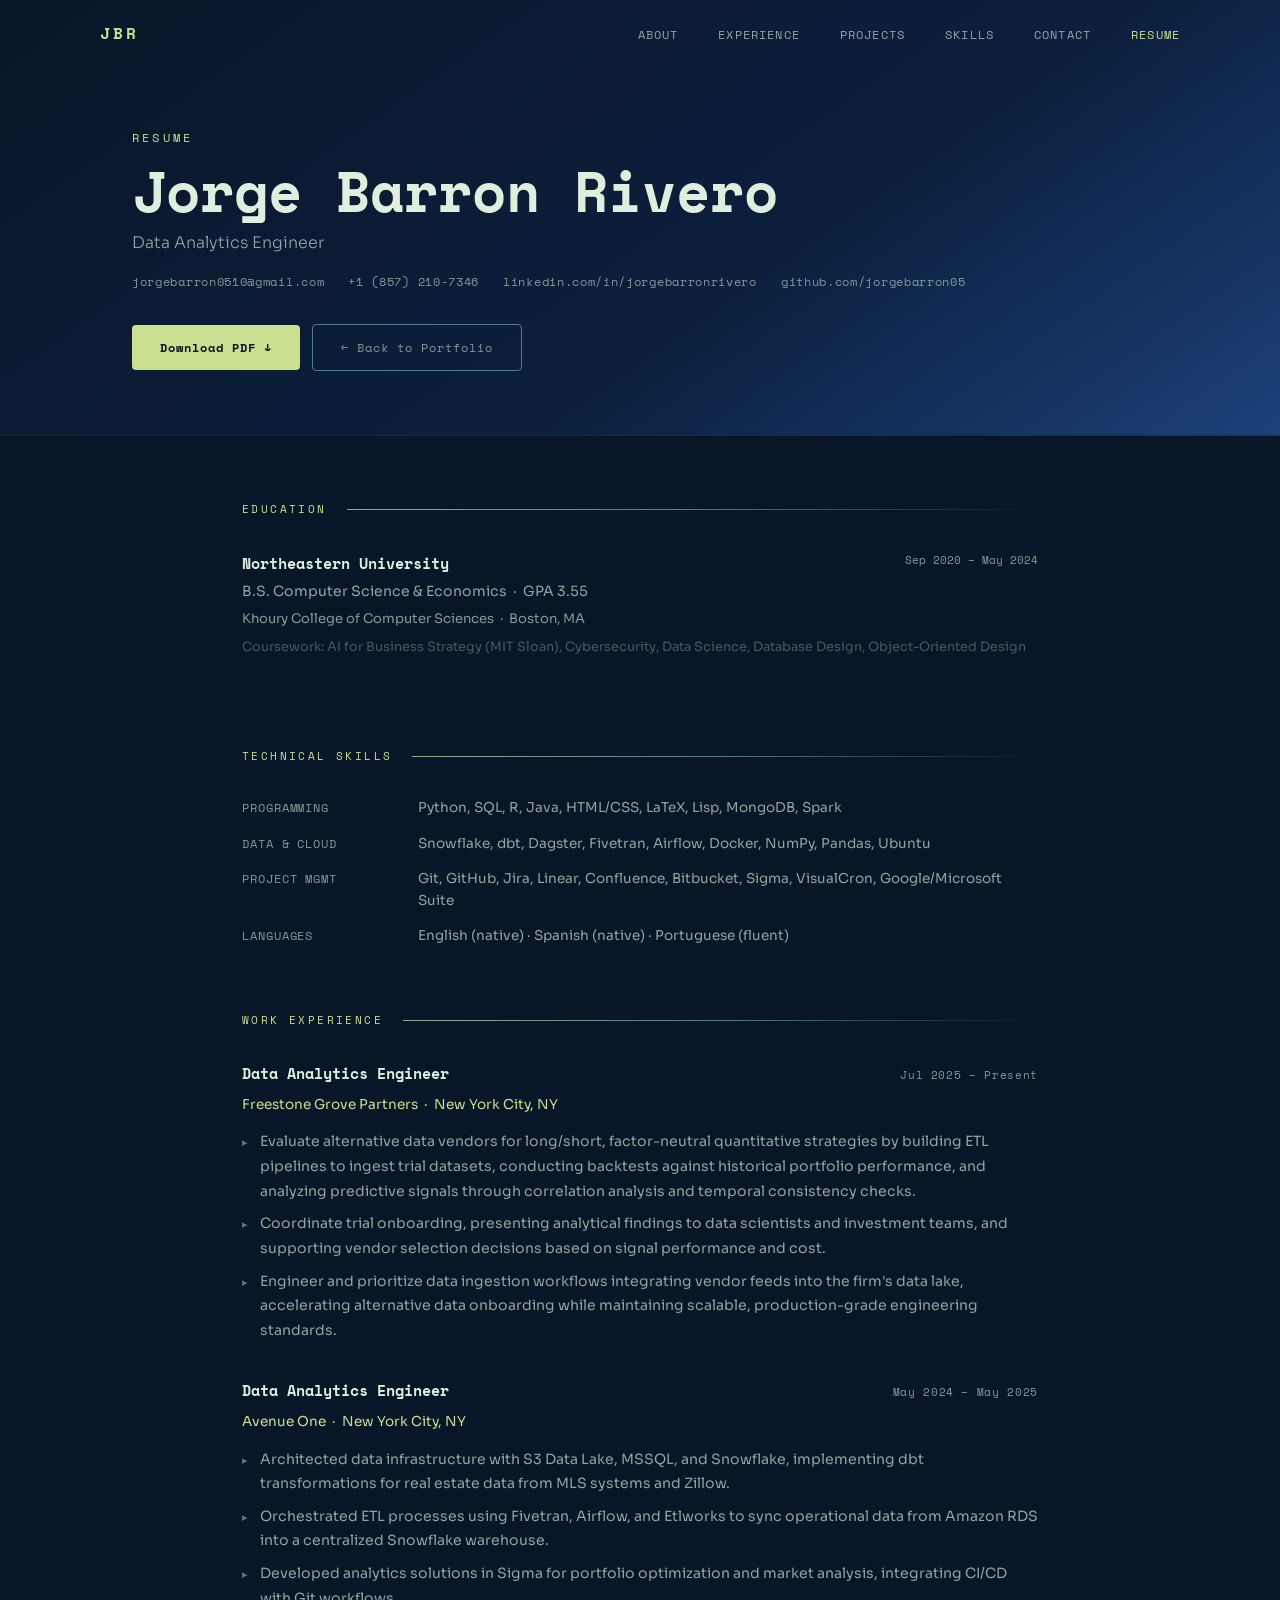
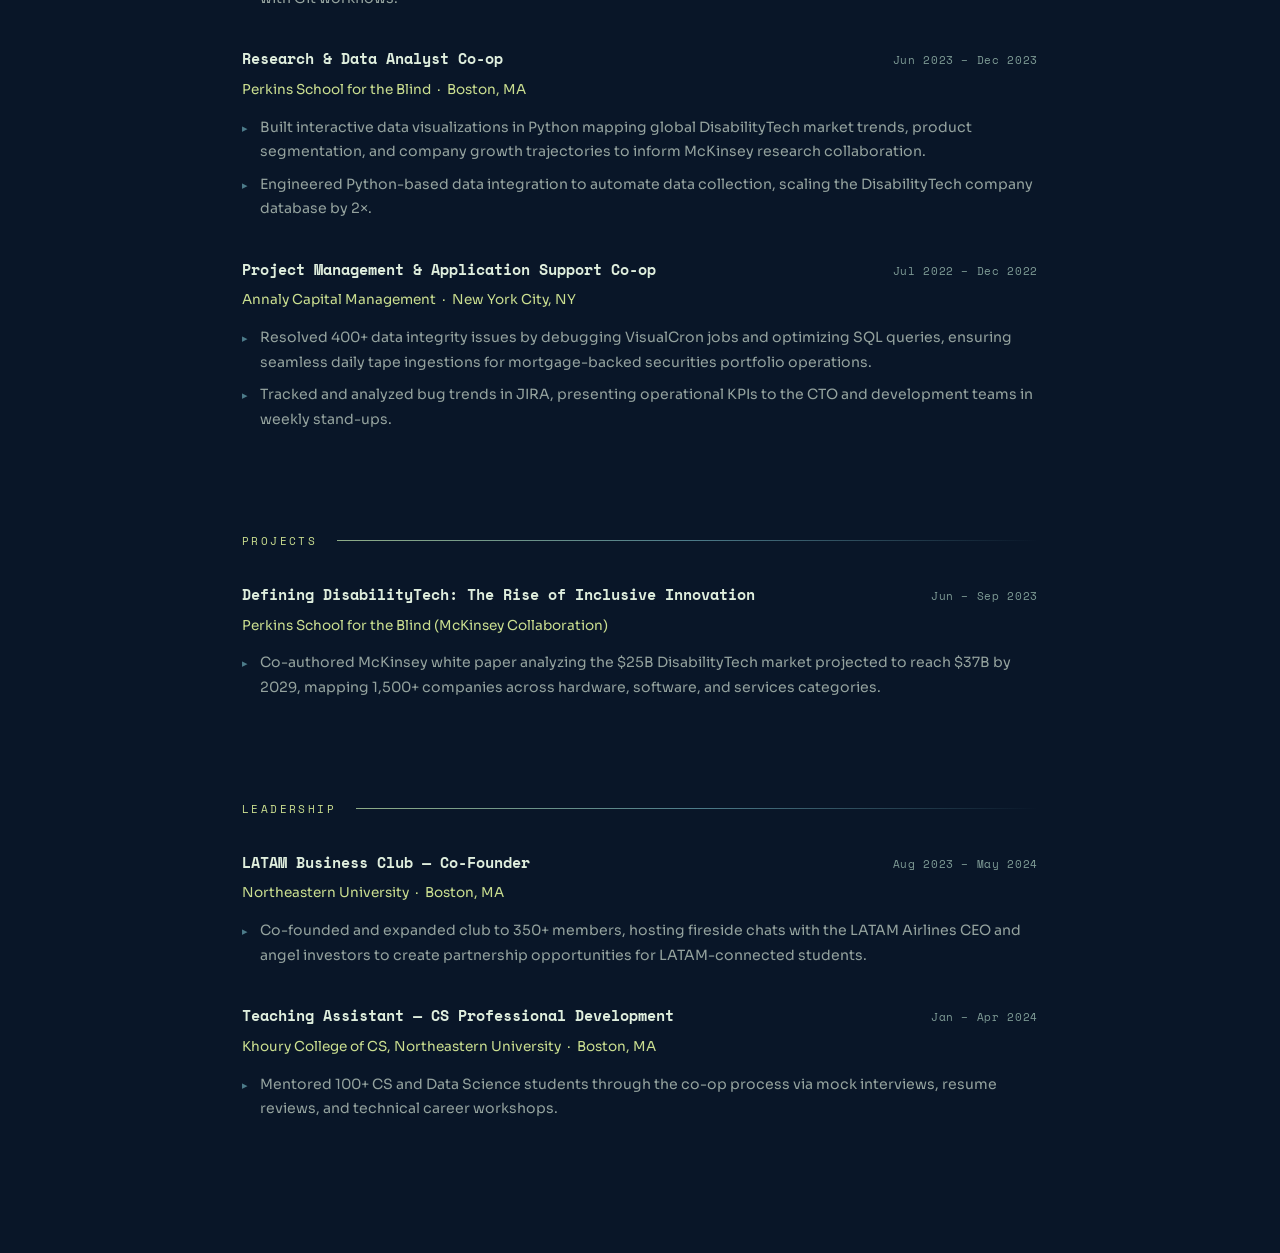
<file: resume/index.html>
<!DOCTYPE html>
<html lang="en">
<head>
  <meta charset="UTF-8">
  <meta name="viewport" content="width=device-width, initial-scale=1.0">
  <title>Resume — Jorge Barron Rivero</title>
  <link rel="preconnect" href="https://fonts.googleapis.com">
  <link rel="preconnect" href="https://fonts.gstatic.com" crossorigin>
  <link href="https://fonts.googleapis.com/css2?family=Space+Mono:wght@400;700&family=Sora:wght@300;400;500;600&display=swap" rel="stylesheet">
  <link rel="stylesheet" href="../css/base.css">
  <link rel="stylesheet" href="../css/sections.css">
  <style>
    /* ─── RESUME PAGE ─────────────────────────── */
    .resume-hero {
      padding: 8rem 0 4rem;
      background: linear-gradient(145deg, var(--navy-deeper) 0%, var(--navy-dark) 60%, var(--navy) 100%);
      border-bottom: 1px solid rgba(203,223,144,0.08);
    }

    .resume-hero-inner {
      max-width: 1080px; margin: 0 auto; padding: 0 2rem;
      display: flex; justify-content: space-between; align-items: flex-end;
      flex-wrap: wrap; gap: 2rem;
    }

    .resume-hero-label {
      font-family: var(--font-mono);
      font-size: 0.72rem; color: var(--lime);
      letter-spacing: 0.28em; text-transform: uppercase;
      margin-bottom: 0.75rem;
    }

    .resume-hero-name {
      font-family: var(--font-mono);
      font-size: clamp(2rem, 5vw, 3.5rem);
      font-weight: 700; line-height: 1.1;
      color: var(--white); margin-bottom: 0.5rem;
    }

    .resume-hero-title {
      font-size: 1rem; color: var(--white-dim); font-weight: 300;
    }

    .resume-hero-contact {
      font-family: var(--font-mono);
      font-size: 0.72rem; color: var(--sage);
      letter-spacing: 0.06em; margin-top: 1rem;
      display: flex; flex-wrap: wrap; gap: 0.5rem 1.5rem;
    }

    .resume-hero-contact a { color: var(--sage); }
    .resume-hero-contact a:hover { color: var(--lime); }

    .resume-actions { display: flex; gap: 0.75rem; flex-wrap: wrap; align-items: center; }

    /* ─── RESUME BODY ─────────────────────────── */
    .resume-body { max-width: 860px; margin: 0 auto; padding: 0 2rem 6rem; }

    .resume-section { padding: 4rem 0 0; }

    .resume-section-header {
      display: flex; align-items: center; gap: 1.25rem;
      margin-bottom: 2rem;
    }

    .resume-section-label {
      font-family: var(--font-mono);
      font-size: 0.68rem; letter-spacing: 0.22em;
      text-transform: uppercase; color: var(--lime);
      white-space: nowrap;
    }

    .resume-section-line {
      height: 1px;
      background: linear-gradient(to right, var(--green), var(--teal), transparent);
      flex: 1;
    }

    /* Experience entries */
    .resume-entry { margin-bottom: 2.25rem; }

    .resume-entry-header {
      display: flex; justify-content: space-between; align-items: baseline;
      flex-wrap: wrap; gap: 0.5rem; margin-bottom: 0.35rem;
    }

    .resume-entry-role {
      font-family: var(--font-mono);
      font-size: 0.95rem; font-weight: 700;
      color: var(--white);
    }

    .resume-entry-date {
      font-family: var(--font-mono);
      font-size: 0.68rem; color: var(--sage);
      letter-spacing: 0.06em; white-space: nowrap;
    }

    .resume-entry-company {
      font-size: 0.85rem; color: var(--lime);
      margin-bottom: 0.85rem;
    }

    .resume-entry-bullets {
      list-style: none; padding: 0;
      display: flex; flex-direction: column; gap: 0.5rem;
    }

    .resume-entry-bullets li {
      font-size: 0.88rem; color: var(--white-dim);
      line-height: 1.75; padding-left: 1.1rem; position: relative;
    }

    .resume-entry-bullets li::before {
      content: '▸';
      position: absolute; left: 0;
      color: var(--teal); font-size: 0.7rem;
      top: 0.25rem;
    }

    /* Skills */
    .resume-skills-list {
      display: flex; flex-direction: column; gap: 0.85rem;
    }

    .resume-skill-row {
      display: grid; grid-template-columns: 160px 1fr; gap: 1rem;
      align-items: baseline;
    }

    .resume-skill-category {
      font-family: var(--font-mono);
      font-size: 0.72rem; color: var(--sage);
      letter-spacing: 0.08em; text-transform: uppercase;
      white-space: nowrap;
    }

    .resume-skill-items {
      font-size: 0.85rem; color: var(--white-dim); line-height: 1.6;
    }

    /* Education */
    .resume-edu-entry { margin-bottom: 1.5rem; }

    .resume-edu-header {
      display: flex; justify-content: space-between;
      flex-wrap: wrap; gap: 0.5rem;
    }

    .resume-edu-school {
      font-family: var(--font-mono);
      font-size: 0.95rem; font-weight: 700; color: var(--white);
    }

    .resume-edu-date {
      font-family: var(--font-mono);
      font-size: 0.68rem; color: var(--sage); white-space: nowrap;
    }

    .resume-edu-degree {
      font-size: 0.88rem; color: var(--white-dim); margin: 0.25rem 0;
    }

    .resume-edu-detail {
      font-size: 0.82rem; color: var(--sage); margin-top: 0.2rem;
    }

    /* Back link */
    .resume-back {
      display: inline-flex; align-items: center; gap: 0.4rem;
      font-family: var(--font-mono); font-size: 0.72rem;
      color: var(--white-faint); letter-spacing: 0.08em;
      padding: 0.5rem 0; margin-bottom: 2rem;
      transition: color var(--ease);
    }
    .resume-back:hover { color: var(--lime); }

    @media (max-width: 600px) {
      .resume-skill-row { grid-template-columns: 1fr; gap: 0.25rem; }
      .resume-skill-category { color: var(--lime); }
    }
  </style>
</head>
<body>

  <!-- ─── NAV ─────────────────────────────────── -->
  <nav id="navbar">
    <div class="nav-inner">
      <a href="../index.html" class="nav-logo" style="text-decoration:none">JBR</a>
      <ul class="nav-links">
        <li><a href="../index.html#about">About</a></li>
        <li><a href="../index.html#experience">Experience</a></li>
        <li><a href="../index.html#project">Projects</a></li>
        <li><a href="../index.html#skills">Skills</a></li>
        <li><a href="../index.html#contact">Contact</a></li>
        <li><a href="index.html" style="color:var(--lime)">Resume</a></li>
      </ul>
    </div>
  </nav>

  <!-- ─── RESUME HERO ──────────────────────────── -->
  <div class="resume-hero">
    <div class="resume-hero-inner">
      <div>
        <p class="resume-hero-label">Resume</p>
        <h1 class="resume-hero-name">Jorge Barron Rivero</h1>
        <p class="resume-hero-title">Data Analytics Engineer</p>
        <div class="resume-hero-contact">
          <a href="mailto:jorgebarron0510@gmail.com">jorgebarron0510@gmail.com</a>
          <span>+1 (857) 210-7346</span>
          <a href="https://linkedin.com/in/jorgebarronrivero" target="_blank">linkedin.com/in/jorgebarronrivero</a>
          <a href="https://github.com/jorgebarron05" target="_blank">github.com/jorgebarron05</a>
        </div>
      </div>
      <div class="resume-actions">
        <a href="jorge-barron-rivero.pdf" download class="btn btn-primary">Download PDF ↓</a>
        <a href="../index.html" class="btn btn-outline">← Back to Portfolio</a>
      </div>
    </div>
  </div>

  <!-- ─── RESUME BODY ──────────────────────────── -->
  <main class="resume-body">

    <!-- Education -->
    <section class="resume-section">
      <div class="resume-section-header">
        <span class="resume-section-label">Education</span>
        <div class="resume-section-line"></div>
      </div>

      <div class="resume-edu-entry">
        <div class="resume-edu-header">
          <span class="resume-edu-school">Northeastern University</span>
          <span class="resume-edu-date">Sep 2020 – May 2024</span>
        </div>
        <p class="resume-edu-degree">B.S. Computer Science &amp; Economics &nbsp;·&nbsp; GPA 3.55</p>
        <p class="resume-edu-detail">Khoury College of Computer Sciences &nbsp;·&nbsp; Boston, MA</p>
        <p class="resume-edu-detail" style="margin-top:0.4rem; color: var(--white-faint); font-size:0.8rem;">
          Coursework: AI for Business Strategy (MIT Sloan), Cybersecurity, Data Science, Database Design, Object-Oriented Design
        </p>
      </div>
    </section>

    <!-- Technical Skills -->
    <section class="resume-section">
      <div class="resume-section-header">
        <span class="resume-section-label">Technical Skills</span>
        <div class="resume-section-line"></div>
      </div>

      <div class="resume-skills-list">
        <div class="resume-skill-row">
          <span class="resume-skill-category">Programming</span>
          <span class="resume-skill-items">Python, SQL, R, Java, HTML/CSS, LaTeX, Lisp, MongoDB, Spark</span>
        </div>
        <div class="resume-skill-row">
          <span class="resume-skill-category">Data &amp; Cloud</span>
          <span class="resume-skill-items">Snowflake, dbt, Dagster, Fivetran, Airflow, Docker, NumPy, Pandas, Ubuntu</span>
        </div>
        <div class="resume-skill-row">
          <span class="resume-skill-category">Project Mgmt</span>
          <span class="resume-skill-items">Git, GitHub, Jira, Linear, Confluence, Bitbucket, Sigma, VisualCron, Google/Microsoft Suite</span>
        </div>
        <div class="resume-skill-row">
          <span class="resume-skill-category">Languages</span>
          <span class="resume-skill-items">English (native) · Spanish (native) · Portuguese (fluent)</span>
        </div>
      </div>
    </section>

    <!-- Work Experience -->
    <section class="resume-section">
      <div class="resume-section-header">
        <span class="resume-section-label">Work Experience</span>
        <div class="resume-section-line"></div>
      </div>

      <div class="resume-entry">
        <div class="resume-entry-header">
          <span class="resume-entry-role">Data Analytics Engineer</span>
          <span class="resume-entry-date">Jul 2025 – Present</span>
        </div>
        <p class="resume-entry-company">Freestone Grove Partners &nbsp;·&nbsp; New York City, NY</p>
        <ul class="resume-entry-bullets">
          <li>Evaluate alternative data vendors for long/short, factor-neutral quantitative strategies by building ETL pipelines to ingest trial datasets, conducting backtests against historical portfolio performance, and analyzing predictive signals through correlation analysis and temporal consistency checks.</li>
          <li>Coordinate trial onboarding, presenting analytical findings to data scientists and investment teams, and supporting vendor selection decisions based on signal performance and cost.</li>
          <li>Engineer and prioritize data ingestion workflows integrating vendor feeds into the firm's data lake, accelerating alternative data onboarding while maintaining scalable, production-grade engineering standards.</li>
        </ul>
      </div>

      <div class="resume-entry">
        <div class="resume-entry-header">
          <span class="resume-entry-role">Data Analytics Engineer</span>
          <span class="resume-entry-date">May 2024 – May 2025</span>
        </div>
        <p class="resume-entry-company">Avenue One &nbsp;·&nbsp; New York City, NY</p>
        <ul class="resume-entry-bullets">
          <li>Architected data infrastructure with S3 Data Lake, MSSQL, and Snowflake, implementing dbt transformations for real estate data from MLS systems and Zillow.</li>
          <li>Orchestrated ETL processes using Fivetran, Airflow, and Etlworks to sync operational data from Amazon RDS into a centralized Snowflake warehouse.</li>
          <li>Developed analytics solutions in Sigma for portfolio optimization and market analysis, integrating CI/CD with Git workflows.</li>
        </ul>
      </div>

      <div class="resume-entry">
        <div class="resume-entry-header">
          <span class="resume-entry-role">Research &amp; Data Analyst Co-op</span>
          <span class="resume-entry-date">Jun 2023 – Dec 2023</span>
        </div>
        <p class="resume-entry-company">Perkins School for the Blind &nbsp;·&nbsp; Boston, MA</p>
        <ul class="resume-entry-bullets">
          <li>Built interactive data visualizations in Python mapping global DisabilityTech market trends, product segmentation, and company growth trajectories to inform McKinsey research collaboration.</li>
          <li>Engineered Python-based data integration to automate data collection, scaling the DisabilityTech company database by 2×.</li>
        </ul>
      </div>

      <div class="resume-entry">
        <div class="resume-entry-header">
          <span class="resume-entry-role">Project Management &amp; Application Support Co-op</span>
          <span class="resume-entry-date">Jul 2022 – Dec 2022</span>
        </div>
        <p class="resume-entry-company">Annaly Capital Management &nbsp;·&nbsp; New York City, NY</p>
        <ul class="resume-entry-bullets">
          <li>Resolved 400+ data integrity issues by debugging VisualCron jobs and optimizing SQL queries, ensuring seamless daily tape ingestions for mortgage-backed securities portfolio operations.</li>
          <li>Tracked and analyzed bug trends in JIRA, presenting operational KPIs to the CTO and development teams in weekly stand-ups.</li>
        </ul>
      </div>
    </section>

    <!-- Projects -->
    <section class="resume-section">
      <div class="resume-section-header">
        <span class="resume-section-label">Projects</span>
        <div class="resume-section-line"></div>
      </div>

      <div class="resume-entry">
        <div class="resume-entry-header">
          <span class="resume-entry-role">Defining DisabilityTech: The Rise of Inclusive Innovation</span>
          <span class="resume-entry-date">Jun – Sep 2023</span>
        </div>
        <p class="resume-entry-company">Perkins School for the Blind (McKinsey Collaboration)</p>
        <ul class="resume-entry-bullets">
          <li>Co-authored McKinsey white paper analyzing the $25B DisabilityTech market projected to reach $37B by 2029, mapping 1,500+ companies across hardware, software, and services categories.</li>
        </ul>
      </div>
    </section>

    <!-- Leadership -->
    <section class="resume-section">
      <div class="resume-section-header">
        <span class="resume-section-label">Leadership</span>
        <div class="resume-section-line"></div>
      </div>

      <div class="resume-entry">
        <div class="resume-entry-header">
          <span class="resume-entry-role">LATAM Business Club — Co-Founder</span>
          <span class="resume-entry-date">Aug 2023 – May 2024</span>
        </div>
        <p class="resume-entry-company">Northeastern University &nbsp;·&nbsp; Boston, MA</p>
        <ul class="resume-entry-bullets">
          <li>Co-founded and expanded club to 350+ members, hosting fireside chats with the LATAM Airlines CEO and angel investors to create partnership opportunities for LATAM-connected students.</li>
        </ul>
      </div>

      <div class="resume-entry">
        <div class="resume-entry-header">
          <span class="resume-entry-role">Teaching Assistant — CS Professional Development</span>
          <span class="resume-entry-date">Jan – Apr 2024</span>
        </div>
        <p class="resume-entry-company">Khoury College of CS, Northeastern University &nbsp;·&nbsp; Boston, MA</p>
        <ul class="resume-entry-bullets">
          <li>Mentored 100+ CS and Data Science students through the co-op process via mock interviews, resume reviews, and technical career workshops.</li>
        </ul>
      </div>
    </section>

  </main>

  <script>
    // Navbar scroll effect
    const navbar = document.getElementById('navbar');
    window.addEventListener('scroll', () => {
      navbar.classList.toggle('scrolled', window.scrollY > 20);
    });
  </script>
</body>
</html>
</file>
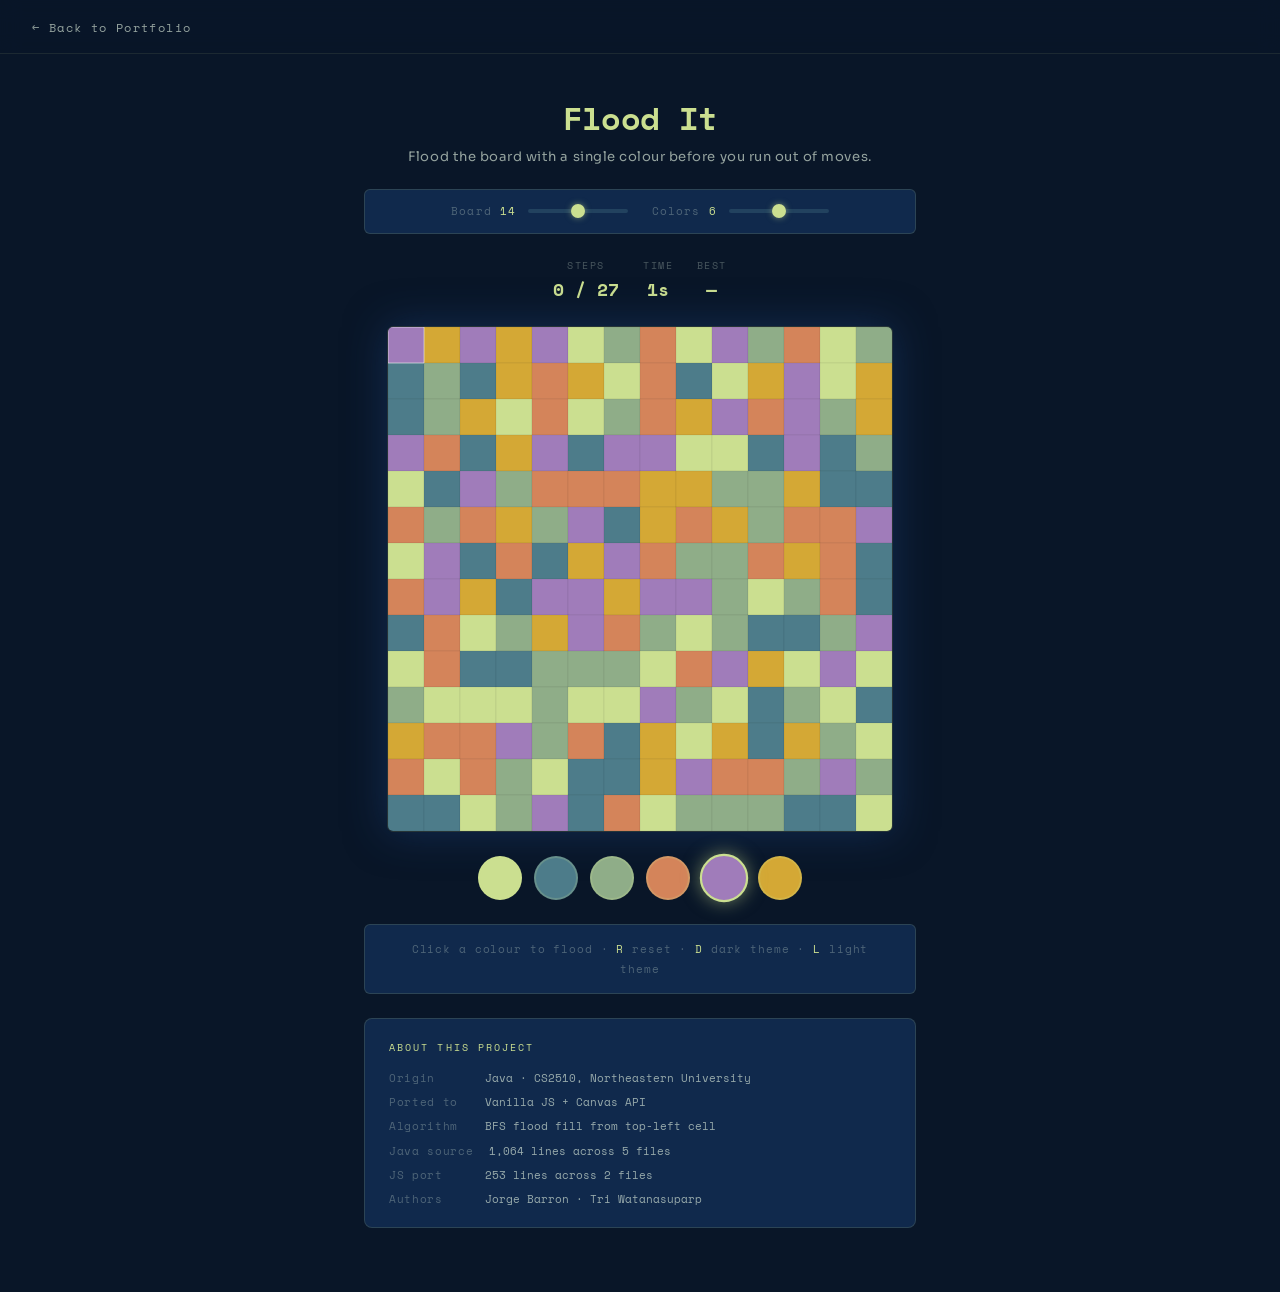
<file: projects/floodit/index.html>
<!DOCTYPE html>
<html lang="en">
<head>
  <meta charset="UTF-8" />
  <meta name="viewport" content="width=device-width, initial-scale=1.0" />
  <title>Flood It — Jorge Barron</title>
  <link rel="preconnect" href="https://fonts.googleapis.com" />
  <link rel="preconnect" href="https://fonts.gstatic.com" crossorigin />
  <link href="https://fonts.googleapis.com/css2?family=Space+Mono:wght@400;700&family=Sora:wght@300;400;600&display=swap" rel="stylesheet" />
  <link rel="stylesheet" href="css/style.css" />
</head>
<body>

  <nav class="back-nav">
    <a href="../../index.html" class="back-link">← Back to Portfolio</a>
  </nav>

  <main>

    <header class="game-header">
      <h1 class="game-title">Flood It</h1>
      <p class="game-subtitle">Flood the board with a single colour before you run out of moves.</p>
    </header>

    <div class="settings-panel">
      <div class="setting-row">
        <label class="setting-label" for="board-size-input">Board <span id="board-size-display">14</span></label>
        <input type="range" id="board-size-input" min="8" max="20" value="14" step="2">
      </div>
      <div class="setting-row">
        <label class="setting-label" for="colors-input">Colors <span id="colors-display">6</span></label>
        <input type="range" id="colors-input" min="4" max="8" value="6" step="1">
      </div>
    </div>

    <div class="hud">
      <div class="hud-item">
        <span class="hud-label">Steps</span>
        <span class="hud-value" id="steps-val">0 / —</span>
      </div>
      <div class="hud-item">
        <span class="hud-label">Time</span>
        <span class="hud-value" id="elapsed-val">0s</span>
      </div>
      <div class="hud-item">
        <span class="hud-label">Best</span>
        <span class="hud-value" id="best-val">—</span>
      </div>
    </div>

    <div class="canvas-wrap">
      <canvas id="game-canvas"></canvas>
    </div>

    <div id="color-buttons"></div>

    <div class="controls">
      Click a colour to flood · <span>R</span> reset · <span>D</span> dark theme · <span>L</span> light theme
    </div>

    <div class="build-info">
      <p class="build-info-title">About this project</p>
      <div class="build-info-grid">
        <div class="build-row"><span class="build-key">Origin</span><span class="build-val">Java · CS2510, Northeastern University</span></div>
        <div class="build-row"><span class="build-key">Ported to</span><span class="build-val">Vanilla JS + Canvas API</span></div>
        <div class="build-row"><span class="build-key">Algorithm</span><span class="build-val">BFS flood fill from top-left cell</span></div>
        <div class="build-row"><span class="build-key">Java source</span><span class="build-val">1,064 lines across 5 files</span></div>
        <div class="build-row"><span class="build-key">JS port</span><span class="build-val">253 lines across 2 files</span></div>
        <div class="build-row"><span class="build-key">Authors</span><span class="build-val">Jorge Barron · Tri Watanasuparp</span></div>
      </div>
    </div>

  </main>

  <!-- game.js must load before ui.js (ui depends on game globals) -->
  <script src="js/game.js"></script>
  <script src="js/ui.js"></script>
</body>
</html>
</file>
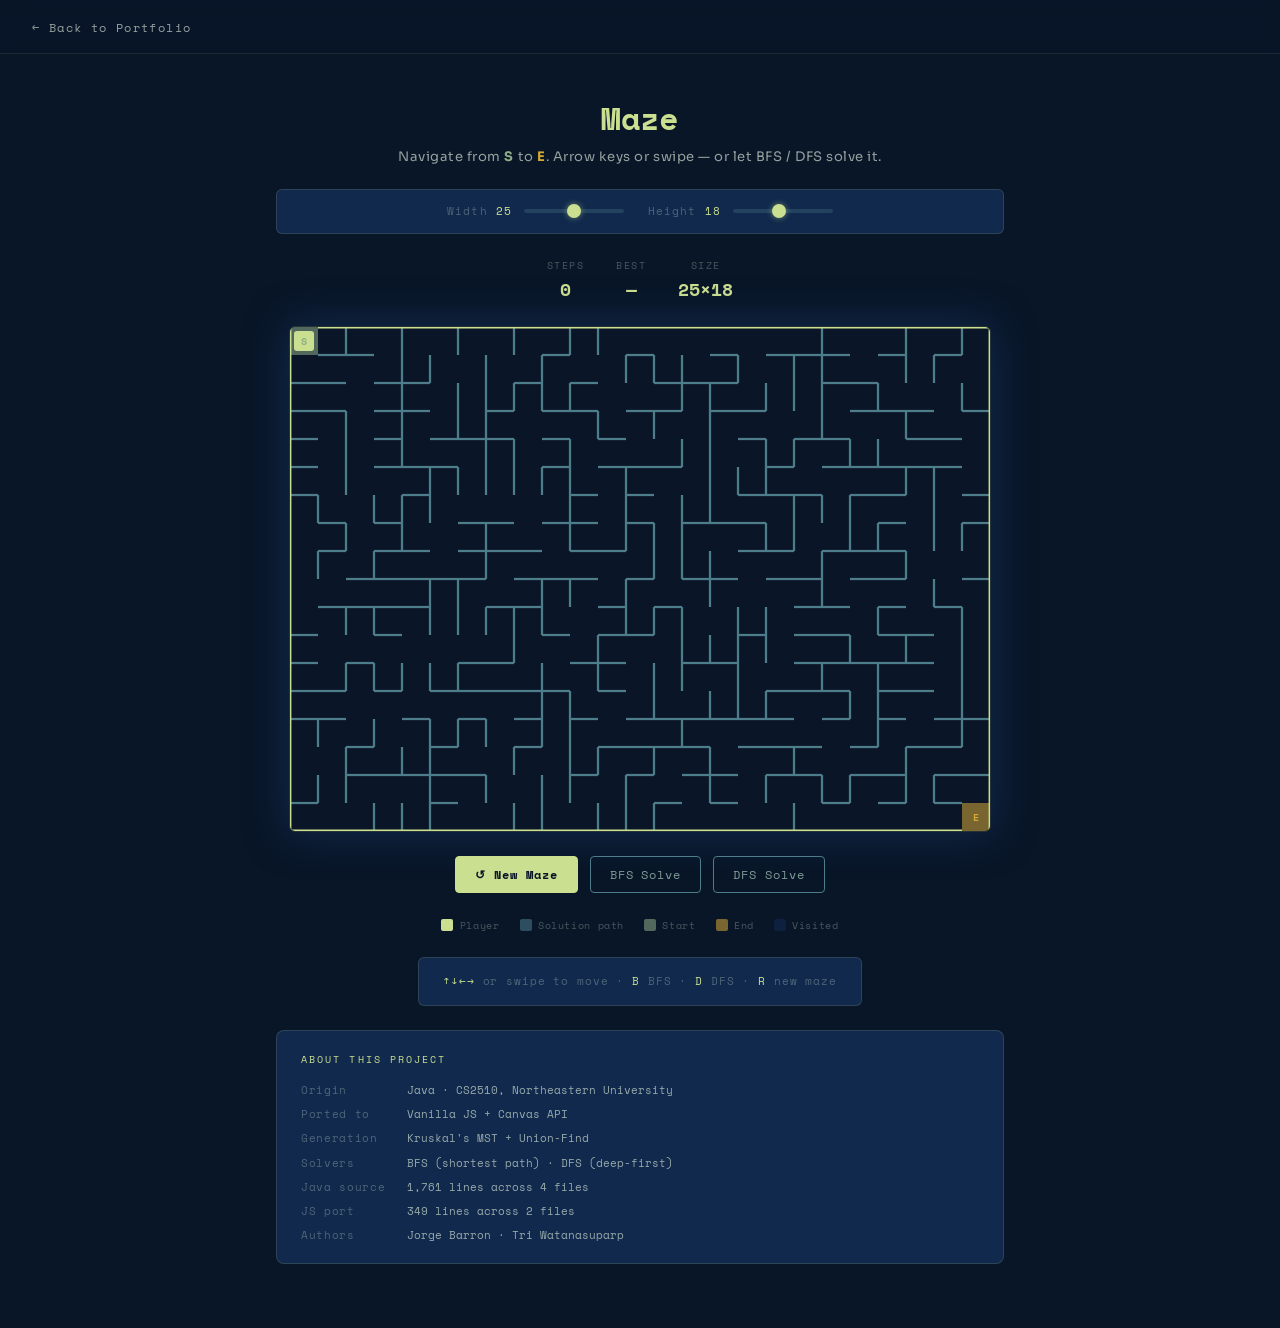
<file: projects/maze/index.html>
<!DOCTYPE html>
<html lang="en">
<head>
  <meta charset="UTF-8" />
  <meta name="viewport" content="width=device-width, initial-scale=1.0" />
  <title>Maze — Jorge Barron</title>
  <link rel="preconnect" href="https://fonts.googleapis.com" />
  <link rel="preconnect" href="https://fonts.gstatic.com" crossorigin />
  <link href="https://fonts.googleapis.com/css2?family=Space+Mono:wght@400;700&family=Sora:wght@300;400;600&display=swap" rel="stylesheet" />
  <link rel="stylesheet" href="css/style.css" />
</head>
<body>

  <nav class="back-nav">
    <a href="../../index.html" class="back-link">← Back to Portfolio</a>
  </nav>

  <main>

    <header class="game-header">
      <h1 class="game-title">Maze</h1>
      <p class="game-subtitle">Navigate from <strong style="color:#8FAD88">S</strong> to <strong style="color:#D4A835">E</strong>. Arrow keys or swipe — or let BFS / DFS solve it.</p>
    </header>

    <div class="settings-panel">
      <div class="setting-row">
        <label class="setting-label" for="maze-w-input">Width <span id="maze-w-display">25</span></label>
        <input type="range" id="maze-w-input" min="10" max="40" value="25" step="5">
      </div>
      <div class="setting-row">
        <label class="setting-label" for="maze-h-input">Height <span id="maze-h-display">18</span></label>
        <input type="range" id="maze-h-input" min="8" max="30" value="18" step="2">
      </div>
    </div>

    <div class="hud">
      <div class="hud-item">
        <span class="hud-label">Steps</span>
        <span class="hud-value" id="step-val">0</span>
      </div>
      <div class="hud-item">
        <span class="hud-label">Best</span>
        <span class="hud-value" id="best-val">—</span>
      </div>
      <div class="hud-item">
        <span class="hud-label">Size</span>
        <span class="hud-value" id="size-val">25×18</span>
      </div>
    </div>

    <div class="canvas-wrap">
      <canvas id="maze-canvas"></canvas>
    </div>

    <div class="action-buttons">
      <button class="game-btn primary" id="btn-reset">↺ New Maze</button>
      <button class="game-btn" id="btn-bfs">BFS Solve</button>
      <button class="game-btn" id="btn-dfs">DFS Solve</button>
    </div>

    <div class="legend">
      <div class="legend-item">
        <div class="legend-dot" style="background:#CBDF90"></div>
        Player
      </div>
      <div class="legend-item">
        <div class="legend-dot" style="background:rgba(77,124,138,0.55)"></div>
        Solution path
      </div>
      <div class="legend-item">
        <div class="legend-dot" style="background:rgba(143,173,136,0.55)"></div>
        Start
      </div>
      <div class="legend-item">
        <div class="legend-dot" style="background:rgba(212,168,53,0.55)"></div>
        End
      </div>
      <div class="legend-item">
        <div class="legend-dot" style="background:#0e2040"></div>
        Visited
      </div>
    </div>

    <div class="controls">
      <span>↑↓←→</span> or swipe to move · <span>B</span> BFS · <span>D</span> DFS · <span>R</span> new maze
    </div>

    <div class="solver-stats" id="solver-stats" style="display:none">
      <div class="build-row"><span class="build-key">BFS path</span><span class="build-val" id="bfs-len">—</span></div>
      <div class="build-row"><span class="build-key">DFS path</span><span class="build-val" id="dfs-len">—</span></div>
    </div>

    <div class="build-info">
      <p class="build-info-title">About this project</p>
      <div class="build-info-grid">
        <div class="build-row"><span class="build-key">Origin</span><span class="build-val">Java · CS2510, Northeastern University</span></div>
        <div class="build-row"><span class="build-key">Ported to</span><span class="build-val">Vanilla JS + Canvas API</span></div>
        <div class="build-row"><span class="build-key">Generation</span><span class="build-val">Kruskal's MST + Union-Find</span></div>
        <div class="build-row"><span class="build-key">Solvers</span><span class="build-val">BFS (shortest path) · DFS (deep-first)</span></div>
        <div class="build-row"><span class="build-key">Java source</span><span class="build-val">1,761 lines across 4 files</span></div>
        <div class="build-row"><span class="build-key">JS port</span><span class="build-val">349 lines across 2 files</span></div>
        <div class="build-row"><span class="build-key">Authors</span><span class="build-val">Jorge Barron · Tri Watanasuparp</span></div>
      </div>
    </div>

  </main>

  <!-- game.js must load before ui.js -->
  <script src="js/game.js"></script>
  <script src="js/ui.js"></script>
</body>
</html>
</file>
<file: css/base.css>
/* ============================================
   BASE — Variables · Reset · Nav · Hero · Buttons · Animations
   Earthy World Theme · Space Mono + Sora
   #1B4079 · #4D7C8A · #7F9C96 · #8FAD88 · #CBDF90
   ============================================ */

:root {
  --navy:        #1B4079;
  --navy-dark:   #0c1f3d;
  --navy-deeper: #091628;
  --teal:        #4D7C8A;
  --sage:        #7F9C96;
  --green:       #8FAD88;
  --lime:        #CBDF90;
  --card-bg:     rgba(27, 64, 121, 0.45);
  --card-border: rgba(203, 223, 144, 0.15);
  --white:       #dfeedd;
  --white-dim:   rgba(223, 238, 221, 0.65);
  --white-faint: rgba(223, 238, 221, 0.3);
  --font-mono:   'Space Mono', monospace;
  --font-body:   'Sora', sans-serif;
  --ease:        0.3s ease;
}

/* ─── RESET ──────────────────────────────────── */
*, *::before, *::after { box-sizing: border-box; margin: 0; padding: 0; }

html { scroll-behavior: smooth; font-size: 16px; }

body {
  font-family: var(--font-body);
  background-color: var(--navy-deeper);
  color: var(--white);
  line-height: 1.7;
  overflow-x: hidden;
}

a { color: var(--lime); text-decoration: none; transition: color var(--ease); }
a:hover { color: var(--white); }
ul { list-style: none; }

/* ─── CONTAINER ──────────────────────────────── */
.container { max-width: 1080px; margin: 0 auto; padding: 0 2rem; }

/* ─── NAVBAR ─────────────────────────────────── */
#navbar {
  position: fixed; top: 0; left: 0; right: 0; z-index: 100;
  padding: 1.25rem 2rem;
  transition: background var(--ease), backdrop-filter var(--ease), border-color var(--ease);
}

#navbar.scrolled {
  background: rgba(9, 22, 40, 0.93);
  backdrop-filter: blur(14px);
  border-bottom: 1px solid rgba(203, 223, 144, 0.12);
}

.nav-inner { max-width: 1080px; margin: 0 auto; display: flex; justify-content: space-between; align-items: center; }

.nav-logo {
  font-family: var(--font-mono);
  font-size: 1rem; font-weight: 700;
  color: var(--lime); letter-spacing: 0.18em;
}

.nav-links { display: flex; gap: 2.5rem; }

.nav-links a {
  font-family: var(--font-mono);
  font-size: 0.72rem; color: var(--white-dim);
  letter-spacing: 0.1em; text-transform: uppercase;
  position: relative; padding-bottom: 2px;
}

.nav-links a::after {
  content: ''; position: absolute; bottom: 0; left: 0;
  width: 0; height: 1px;
  background: var(--lime);
  transition: width 0.35s ease;
}

.nav-links a:hover { color: var(--white); }
.nav-links a:hover::after { width: 100%; }

/* ─── HERO ───────────────────────────────────── */
#hero {
  position: relative; min-height: 100vh;
  display: flex; align-items: center;
  overflow: hidden;
  background: linear-gradient(145deg, var(--navy-deeper) 0%, var(--navy-dark) 50%, var(--navy) 100%);
}

#particle-canvas {
  position: absolute; inset: 0;
  width: 100%; height: 100%;
  pointer-events: none; opacity: 0.7;
}

.hero-bg-globe {
  position: absolute;
  right: -15vw; top: 50%;
  transform: translateY(-50%);
  width: 70vw; height: 70vw;
  max-width: 750px; max-height: 750px;
  border-radius: 50%;
  border: 1px solid rgba(203, 223, 144, 0.03);
  box-shadow:
    inset 0 0 80px rgba(77, 124, 138, 0.04),
    0 0 120px rgba(27, 64, 121, 0.3);
  pointer-events: none;
  opacity: 0.35;
}

.hero-bg-globe::before {
  content: '';
  position: absolute; inset: 15%;
  border-radius: 50%;
  border: 1px solid rgba(203, 223, 144, 0.04);
}

.hero-bg-globe::after {
  content: '';
  position: absolute; inset: 35%;
  border-radius: 50%;
  border: 1px solid rgba(203, 223, 144, 0.04);
}

.hero-content {
  position: relative; z-index: 2;
  max-width: 1080px; margin: 0 auto;
  width: 100%; padding: 7rem 2rem 4rem;
  display: grid;
  grid-template-columns: 1fr auto;
  align-items: center;
  gap: 4rem;
}

.hero-text { min-width: 0; }

.hero-pfp-col {
  display: flex;
  align-items: center;
  justify-content: center;
  flex-shrink: 0;
}

.hero-pfp-ring {
  position: relative;
  width: 260px; height: 260px;
  border-radius: 50%;
  padding: 3px;
  background: linear-gradient(135deg, rgba(203,223,144,0.6), rgba(77,124,138,0.5), rgba(27,64,121,0.8));
  box-shadow:
    0 0 0 1px rgba(203,223,144,0.12),
    0 0 60px rgba(27,64,121,0.7),
    0 0 100px rgba(77,124,138,0.15);
}

.hero-pfp {
  width: 100%; height: 100%;
  border-radius: 50%;
  object-fit: cover;
  object-position: top center;
  display: block;
}

.hero-eyebrow {
  font-family: var(--font-mono);
  font-size: 0.78rem; color: var(--lime);
  letter-spacing: 0.28em; text-transform: uppercase;
  margin-bottom: 1.25rem;
}

.hero-name {
  font-family: var(--font-mono);
  font-size: clamp(3rem, 8vw, 6.5rem);
  font-weight: 700; line-height: 1.04;
  letter-spacing: -0.02em; color: var(--white);
  margin-bottom: 1.5rem;
}

.hero-subtitle {
  font-size: clamp(0.88rem, 2vw, 1.1rem);
  color: var(--white-dim); font-weight: 300;
  letter-spacing: 0.04em; margin-bottom: 1.25rem;
}

.hero-ticker {
  font-family: var(--font-mono);
  font-size: 0.88rem; color: var(--lime);
  margin-bottom: 1rem; min-height: 1.4rem;
}

.cursor { animation: blink 1s step-end infinite; color: var(--lime); }

@keyframes blink { 0%,100% { opacity:1; } 50% { opacity:0; } }

.hero-coords {
  font-family: var(--font-mono);
  font-size: 0.7rem; color: var(--white-faint);
  letter-spacing: 0.15em; margin-bottom: 2.25rem;
}

.coord-sep { margin: 0 0.5rem; color: var(--teal); }

.hero-cta { display: flex; gap: 1rem; flex-wrap: wrap; }

/* ─── BUTTONS ────────────────────────────────── */
.btn {
  display: inline-flex; align-items: center;
  padding: 0.75rem 1.75rem;
  font-family: var(--font-mono);
  font-size: 0.78rem; letter-spacing: 0.08em;
  border-radius: 4px; transition: all var(--ease); cursor: pointer;
}

.btn-primary {
  background: var(--lime); color: var(--navy-deeper); font-weight: 700;
}

.btn-primary:hover {
  background: #d6ed98; color: var(--navy-deeper);
  box-shadow: 0 0 28px rgba(203, 223, 144, 0.5);
  transform: translateY(-1px);
}

.btn-outline { border: 1px solid var(--teal); color: var(--sage); }
.btn-outline:hover { background: rgba(77,124,138,0.15); color: var(--white); border-color: var(--white); }

/* ─── FADE-UP (hero animations) ──────────────── */
.fade-up {
  opacity: 0; transform: translateY(22px);
  animation: fadeUp 0.8s ease forwards;
  animation-delay: var(--delay, 0s);
}

@keyframes fadeUp { to { opacity:1; transform:translateY(0); } }

/* ─── SECTION COMMONS ────────────────────────── */
.section { padding: 7rem 0; }

.section-map { padding-bottom: 0; }
.section-map .container { margin-bottom: 2.5rem; }

.section-header {
  display: flex; align-items: center; gap: 1.5rem;
  margin-bottom: 3rem;
}

.section-label {
  font-family: var(--font-mono);
  font-size: 0.72rem; letter-spacing: 0.22em;
  text-transform: uppercase; color: var(--lime);
  white-space: nowrap;
}

.section-line {
  height: 1px;
  background: linear-gradient(to right, var(--green), var(--teal), transparent);
  flex: 1;
  transform-origin: left; transform: scaleX(0);
  transition: transform 0.9s ease 0.3s;
}
.section-line.animated { transform: scaleX(1); }

/* ─── SCROLL REVEAL ──────────────────────────── */
.reveal {
  opacity: 0; transform: translateY(28px);
  transition: opacity 0.7s ease, transform 0.7s ease;
}
.reveal.visible { opacity: 1; transform: translateY(0); }

/* ─── HERO RESPONSIVE ────────────────────────── */
@media (max-width: 860px) {
  .hero-content { grid-template-columns: 1fr; gap: 2.5rem; }
  .hero-pfp-col { order: -1; }
  .hero-pfp-ring { width: 180px; height: 180px; }
}

@media (max-width: 480px) {
  .hero-pfp-ring { width: 140px; height: 140px; }
}
</file>
<file: css/sections.css>
/* ============================================
   SECTIONS — About · Experience · Project · Skills · Leadership · Footer
   ============================================ */

/* ─── SIDE PROJECTS ──────────────────────────── */
.side-projects { margin-top: 2.5rem; }

.side-projects-label {
  font-family: var(--font-mono); font-size: 0.68rem;
  color: var(--white-faint); letter-spacing: 0.2em;
  text-transform: uppercase; margin-bottom: 1.25rem;
}

.side-projects-grid {
  display: grid; grid-template-columns: 1fr 1fr; gap: 1.25rem;
}

.side-card {
  display: flex; align-items: flex-start; gap: 1rem;
  padding: 1.5rem;
  background: var(--card-bg);
  border: 1px solid var(--card-border);
  border-radius: 8px;
  backdrop-filter: blur(4px);
  transition: border-color var(--ease), box-shadow var(--ease), transform var(--ease);
  color: var(--white); text-decoration: none;
}

.side-card:hover {
  border-color: rgba(203,223,144,0.35);
  box-shadow: 0 0 28px rgba(143,173,136,0.1);
  transform: translateY(-2px);
  color: var(--white);
}

.side-card-icon { font-size: 1.75rem; flex-shrink: 0; line-height: 1; padding-top: 0.1rem; }

.side-card-title {
  font-family: var(--font-mono); font-size: 0.92rem;
  color: var(--lime); font-weight: 700; margin-bottom: 0.4rem;
}

.side-card-sub {
  font-size: 0.82rem; color: var(--white-dim); line-height: 1.6; margin-bottom: 0.75rem;
}

.side-card-tags { display: flex; flex-wrap: wrap; gap: 0.35rem; }

.side-card-tags span {
  font-family: var(--font-mono); font-size: 0.6rem;
  padding: 0.15rem 0.5rem; border-radius: 3px;
  background: rgba(77,124,138,0.12);
  color: var(--sage); letter-spacing: 0.04em;
  border: 1px solid rgba(127,156,150,0.2);
}

@media (max-width: 600px) {
  .side-projects-grid { grid-template-columns: 1fr; }
}

/* ─── ABOUT ──────────────────────────────────── */
.about-grid {
  display: grid; grid-template-columns: 1fr 1fr;
  gap: 4rem; align-items: start;
}

.about-text {
  font-size: 1.1rem; font-weight: 300;
  color: var(--white-dim); line-height: 1.9;
  margin-bottom: 2rem;
}

.credential-strip {
  display: flex; flex-direction: column; gap: 0.85rem;
  margin-bottom: 1.75rem;
  padding: 1rem 1.25rem;
  background: var(--card-bg);
  border: 1px solid var(--card-border);
  border-radius: 8px;
}

.credential { display: flex; align-items: center; gap: 0.85rem; }

.credential-icon { font-size: 1.3rem; flex-shrink: 0; }

.credential-title {
  font-family: var(--font-mono);
  font-size: 0.82rem; color: var(--white); font-weight: 700;
}

.credential-sub {
  font-size: 0.75rem; color: var(--sage); margin-top: 0.1rem;
}

.language-badges { display: flex; gap: 0.65rem; flex-wrap: wrap; }

.badge {
  display: inline-flex; align-items: center; gap: 0.35rem;
  padding: 0.35rem 0.9rem;
  border: 1px solid rgba(203, 223, 144, 0.3);
  border-radius: 999px;
  font-family: var(--font-mono); font-size: 0.72rem;
  color: var(--lime); background: rgba(203, 223, 144, 0.07);
  letter-spacing: 0.05em;
}

.countries-label {
  font-family: var(--font-mono); font-size: 0.68rem;
  color: var(--white-faint); letter-spacing: 0.2em;
  text-transform: uppercase; margin-bottom: 1rem;
}

.country-grid { display: flex; flex-wrap: wrap; gap: 0.5rem; margin-bottom: 2rem; }

.country-tag {
  padding: 0.28rem 0.7rem;
  background: rgba(77, 124, 138, 0.1);
  border: 1px solid rgba(127, 156, 150, 0.25);
  border-radius: 4px; font-size: 0.8rem; color: var(--white-dim);
  transition: all var(--ease);
}
.country-tag:hover {
  background: rgba(77, 124, 138, 0.2);
  border-color: var(--teal); color: var(--white);
}

.about-quote {
  border-left: 2px solid var(--green);
  padding: 0.6rem 1rem;
  background: rgba(143, 173, 136, 0.06);
  border-radius: 0 4px 4px 0;
}
.about-quote p {
  font-style: italic; font-size: 0.9rem; color: var(--sage);
  line-height: 1.6;
}

/* ─── EXPERIENCE TIMELINE ────────────────────── */
.timeline { position: relative; padding-left: 2.5rem; }

.timeline::before {
  content: ''; position: absolute;
  left: 7px; top: 0; bottom: 0; width: 1px;
  background: linear-gradient(to bottom, var(--lime), var(--teal), transparent);
}

.timeline-item { position: relative; margin-bottom: 2.75rem; }

.timeline-dot {
  position: absolute; left: -2.5rem; top: 1.35rem;
  width: 14px; height: 14px; border-radius: 50%;
  background: var(--navy-deeper);
  border: 2px solid var(--lime);
  box-shadow: 0 0 10px rgba(203, 223, 144, 0.4);
}

.timeline-card {
  background: var(--card-bg);
  border: 1px solid var(--card-border);
  border-radius: 8px; padding: 1.75rem;
  backdrop-filter: blur(4px);
  transition: border-color var(--ease), box-shadow var(--ease);
}

.timeline-card:hover {
  border-color: rgba(203, 223, 144, 0.35);
  box-shadow: 0 0 28px rgba(143, 173, 136, 0.08);
}

.timeline-header {
  display: flex; justify-content: space-between;
  align-items: flex-start; gap: 1rem;
  margin-bottom: 1.25rem; flex-wrap: wrap;
}

.timeline-role {
  font-family: var(--font-mono); font-size: 1rem;
  color: var(--white); font-weight: 700; margin-bottom: 0.25rem;
}

.timeline-company { font-size: 0.9rem; color: var(--lime); display: flex; align-items: center; gap: 0.75rem; }

.timeline-date {
  font-family: var(--font-mono); font-size: 0.68rem;
  color: var(--white-faint); white-space: nowrap; padding-top: 0.2rem;
}

.live-badge {
  display: inline-flex; align-items: center; gap: 0.5rem;
  font-family: var(--font-mono); font-size: 0.62rem;
  color: #4ade80; background: rgba(74,222,128,0.1);
  border: 1px solid rgba(74,222,128,0.3);
  border-radius: 999px; padding: 0.2rem 0.65rem; letter-spacing: 0.1em;
}

.pulse-ring {
  display: inline-block; width: 7px; height: 7px;
  border-radius: 50%; background: #4ade80;
  animation: pulse 2s ease-out infinite;
}

@keyframes pulse {
  0%   { box-shadow: 0 0 0 0 rgba(74,222,128,0.5); }
  70%  { box-shadow: 0 0 0 8px rgba(74,222,128,0); }
  100% { box-shadow: 0 0 0 0 rgba(74,222,128,0); }
}

.timeline-bullets { display: flex; flex-direction: column; gap: 0.55rem; margin-bottom: 1.25rem; }

.timeline-bullets li {
  font-size: 0.87rem; color: var(--white-dim);
  line-height: 1.6; padding-left: 1.1rem; position: relative;
}

.timeline-bullets li::before {
  content: '→'; position: absolute; left: 0;
  color: var(--green); font-size: 0.75rem;
}

.timeline-tags { display: flex; flex-wrap: wrap; gap: 0.4rem; }

.timeline-tags span {
  font-family: var(--font-mono); font-size: 0.64rem;
  padding: 0.18rem 0.6rem; border-radius: 3px;
  background: rgba(77, 124, 138, 0.12);
  color: var(--sage); letter-spacing: 0.05em;
  border: 1px solid rgba(127, 156, 150, 0.2);
}

/* ─── FEATURED PROJECT ───────────────────────── */
.project-card {
  background: var(--card-bg);
  border: 1px solid rgba(203, 223, 144, 0.2);
  border-radius: 10px; padding: 2.5rem;
  position: relative; overflow: hidden;
  backdrop-filter: blur(4px);
  transition: border-color var(--ease), box-shadow var(--ease);
}

.project-card::before {
  content: ''; position: absolute; top: 0; left: 0; right: 0;
  height: 2px;
  background: linear-gradient(to right, var(--lime), var(--green), var(--teal), transparent);
}

.project-card:hover {
  border-color: rgba(203, 223, 144, 0.45);
  box-shadow: 0 0 44px rgba(143, 173, 136, 0.1);
}

.project-meta { display: flex; gap: 0.6rem; margin-bottom: 1.25rem; }

.project-tag {
  font-family: var(--font-mono); font-size: 0.63rem;
  padding: 0.2rem 0.7rem;
  border: 1px solid rgba(203, 223, 144, 0.3);
  border-radius: 3px; color: var(--lime);
  letter-spacing: 0.1em; text-transform: uppercase;
}

.project-title {
  font-family: var(--font-mono);
  font-size: clamp(1.2rem, 3vw, 1.6rem);
  color: var(--white); font-weight: 700;
  margin-bottom: 0.5rem; line-height: 1.3;
}

.project-org { font-size: 0.85rem; color: var(--lime); margin-bottom: 1.25rem; }

.project-desc {
  font-size: 0.93rem; color: var(--white-dim);
  line-height: 1.78; margin-bottom: 2rem;
}

.project-stats { display: flex; align-items: center; gap: 1.5rem; margin-bottom: 2rem; flex-wrap: wrap; }

.stat { display: flex; flex-direction: column; gap: 0.2rem; }

.stat-num { font-family: var(--font-mono); font-size: 1.5rem; color: var(--lime); font-weight: 700; }

.stat-label { font-size: 0.7rem; color: var(--white-faint); letter-spacing: 0.05em; }

.stat-divider { width: 1px; height: 40px; background: rgba(203, 223, 144, 0.15); }

/* ─── SKILLS ─────────────────────────────────── */
.skills-grid { display: grid; grid-template-columns: repeat(auto-fit, minmax(230px, 1fr)); gap: 2rem; }

.skill-group-label {
  font-family: var(--font-mono); font-size: 0.68rem;
  color: var(--lime); letter-spacing: 0.2em;
  text-transform: uppercase; margin-bottom: 1rem;
}

.skill-pills { display: flex; flex-wrap: wrap; gap: 0.5rem; }

.skill-pills span {
  font-family: var(--font-mono); font-size: 0.73rem;
  padding: 0.32rem 0.8rem;
  background: rgba(27, 64, 121, 0.5);
  border: 1px solid rgba(77, 124, 138, 0.3);
  border-radius: 4px; color: var(--white-dim);
  transition: all var(--ease); cursor: default;
}

.skill-pills span:hover {
  background: rgba(77, 124, 138, 0.2);
  border-color: var(--teal); color: var(--white);
}

/* ─── LEADERSHIP ─────────────────────────────── */
.leadership-grid { display: grid; grid-template-columns: 1fr 1fr; gap: 1.5rem; }

.leadership-card {
  background: var(--card-bg);
  border: 1px solid var(--card-border);
  border-radius: 8px; padding: 1.75rem;
  backdrop-filter: blur(4px);
  transition: border-color var(--ease);
}

.leadership-card:hover { border-color: rgba(203, 223, 144, 0.3); }

.leadership-card h3 {
  font-family: var(--font-mono); font-size: 0.92rem;
  color: var(--white); margin-bottom: 0.4rem;
}

.leadership-sub { font-size: 0.77rem; color: var(--lime); margin-bottom: 0.75rem; }

.leadership-card p:last-child {
  font-size: 0.87rem; color: var(--white-dim); line-height: 1.65;
}

/* ─── FOOTER ─────────────────────────────────── */
#contact {
  padding: 5rem 0 3rem;
  border-top: 1px solid rgba(203, 223, 144, 0.08);
  text-align: center;
}

.footer-tagline {
  font-family: var(--font-mono); font-size: 0.9rem;
  color: var(--white-faint); font-style: italic;
  margin-bottom: 1.75rem; letter-spacing: 0.04em;
}

.footer-links {
  display: flex; justify-content: center; align-items: center;
  gap: 1rem; flex-wrap: wrap; margin-bottom: 2rem;
}

.footer-links a {
  font-family: var(--font-mono); font-size: 0.78rem;
  color: var(--sage); letter-spacing: 0.05em;
}

.footer-links a:hover { color: var(--white); }
.footer-sep { color: var(--white-faint); }
.footer-copy { font-family: var(--font-mono); font-size: 0.63rem; color: var(--white-faint); letter-spacing: 0.1em; }

/* ─── RESPONSIVE ─────────────────────────────── */
@media (max-width: 768px) {
  .nav-links { gap: 1.25rem; }
  .nav-links a { font-size: 0.62rem; }
  .about-grid { grid-template-columns: 1fr; gap: 2rem; }
  .leadership-grid { grid-template-columns: 1fr; }
  .timeline { padding-left: 1.75rem; }
  .timeline-dot { left: -1.75rem; }
  .timeline-header { flex-direction: column; }
}

@media (max-width: 480px) {
  .nav-links { display: none; }
  .section { padding: 4rem 0; }
  .hero-name { font-size: 2.6rem; }
  .hero-bg-globe { display: none; }
}
</file>
<file: projects/floodit/css/style.css>
/* ============================================
   FLOOD IT — Styles (earthy portfolio theme)
   ============================================ */

:root {
  --navy:        #1B4079;
  --navy-dark:   #0c1f3d;
  --navy-deeper: #091628;
  --teal:        #4D7C8A;
  --sage:        #7F9C96;
  --green:       #8FAD88;
  --lime:        #CBDF90;
  --white:       #dfeedd;
  --white-dim:   rgba(223,238,221,0.65);
  --white-faint: rgba(223,238,221,0.3);
  --card-bg:     rgba(27,64,121,0.45);
  --card-border: rgba(203,223,144,0.15);
  --font-mono:   'Space Mono', monospace;
  --font-body:   'Sora', sans-serif;
  --ease:        0.3s ease;
}

*, *::before, *::after { box-sizing: border-box; margin: 0; padding: 0; }

html { scroll-behavior: smooth; font-size: 16px; }

body {
  font-family: var(--font-body);
  background: var(--navy-deeper);
  color: var(--white);
  min-height: 100vh;
  display: flex;
  flex-direction: column;
  align-items: center;
}

a { color: var(--lime); text-decoration: none; transition: color var(--ease); }
a:hover { color: var(--white); }

/* ─── NAV ────────────────────────────────────── */
.back-nav {
  width: 100%; padding: 1rem 2rem;
  border-bottom: 1px solid rgba(203,223,144,0.1);
  background: rgba(9,22,40,0.7);
  backdrop-filter: blur(10px);
  position: sticky; top: 0; z-index: 10;
}

.back-link {
  font-family: var(--font-mono);
  font-size: 0.72rem; letter-spacing: 0.12em;
  color: var(--white-dim); display: inline-flex; align-items: center; gap: 0.5rem;
}
.back-link:hover { color: var(--lime); }

/* ─── MAIN LAYOUT ────────────────────────────── */
main {
  display: flex;
  flex-direction: column;
  align-items: center;
  padding: 2.5rem 1.5rem 4rem;
  gap: 1.5rem;
  width: 100%;
  max-width: 600px;
}

/* ─── HEADER ─────────────────────────────────── */
.game-header { text-align: center; }

.game-title {
  font-family: var(--font-mono);
  font-size: clamp(1.4rem, 4vw, 2rem);
  font-weight: 700; color: var(--lime);
  letter-spacing: -0.02em; margin-bottom: 0.35rem;
}

.game-subtitle {
  font-size: 0.82rem; color: var(--white-dim);
  letter-spacing: 0.04em;
}

/* ─── HUD ────────────────────────────────────── */
.hud {
  display: flex; gap: 1.5rem; justify-content: center;
  font-family: var(--font-mono);
}

.hud-item { display: flex; flex-direction: column; align-items: center; gap: 0.2rem; }

.hud-label {
  font-size: 0.62rem; color: var(--white-faint);
  letter-spacing: 0.15em; text-transform: uppercase;
}

.hud-value {
  font-size: 1.1rem; color: var(--lime); font-weight: 700;
}

/* ─── CANVAS ─────────────────────────────────── */
.canvas-wrap {
  border: 1px solid var(--card-border);
  border-radius: 6px;
  overflow: hidden;
  box-shadow: 0 0 40px rgba(27,64,121,0.5);
}

canvas { display: block; }

/* ─── COLOR BUTTONS ──────────────────────────── */
#color-buttons {
  display: flex; gap: 0.75rem; flex-wrap: wrap; justify-content: center;
}

.color-btn {
  width: 44px; height: 44px; border-radius: 50%;
  border: 2px solid rgba(203,223,144,0.2);
  cursor: pointer;
  transition: transform 0.15s ease, border-color 0.15s ease, box-shadow 0.15s ease;
  outline: none;
}

.color-btn:hover {
  transform: scale(1.15);
  border-color: rgba(203,223,144,0.6);
  box-shadow: 0 0 12px rgba(203,223,144,0.3);
}

.color-btn.active {
  border-color: var(--lime);
  box-shadow: 0 0 16px rgba(203,223,144,0.5);
  transform: scale(1.1);
}

/* ─── CONTROLS ───────────────────────────────── */
.controls {
  font-family: var(--font-mono); font-size: 0.68rem;
  color: var(--white-faint); letter-spacing: 0.08em;
  text-align: center; line-height: 1.9;
  background: var(--card-bg);
  border: 1px solid var(--card-border);
  border-radius: 6px; padding: 0.85rem 1.5rem;
}

.controls span { color: var(--lime); }

/* ─── SETTINGS PANEL ────────────────────────── */
.settings-panel {
  display: flex; gap: 1.5rem; flex-wrap: wrap; justify-content: center;
  background: var(--card-bg);
  border: 1px solid var(--card-border);
  border-radius: 6px; padding: 0.85rem 1.5rem;
  width: 100%;
}

.setting-row {
  display: flex; align-items: center; gap: 0.75rem;
}

.setting-label {
  font-family: var(--font-mono); font-size: 0.68rem;
  color: var(--white-faint); letter-spacing: 0.1em;
  white-space: nowrap;
}

.setting-label span { color: var(--lime); }

input[type="range"] {
  -webkit-appearance: none;
  appearance: none;
  width: 100px; height: 4px;
  background: rgba(77,124,138,0.3);
  border-radius: 2px; outline: none; cursor: pointer;
}

input[type="range"]::-webkit-slider-thumb {
  -webkit-appearance: none;
  appearance: none;
  width: 14px; height: 14px;
  border-radius: 50%;
  background: var(--lime);
  box-shadow: 0 0 6px rgba(203,223,144,0.5);
}

input[type="range"]::-moz-range-thumb {
  width: 14px; height: 14px;
  border-radius: 50%; border: none;
  background: var(--lime);
  box-shadow: 0 0 6px rgba(203,223,144,0.5);
}

/* ─── BUILD INFO ─────────────────────────────── */
.build-info {
  width: 100%;
  background: var(--card-bg);
  border: 1px solid var(--card-border);
  border-radius: 8px; padding: 1.25rem 1.5rem;
}

.build-info-title {
  font-family: var(--font-mono); font-size: 0.65rem;
  color: var(--lime); letter-spacing: 0.2em;
  text-transform: uppercase; margin-bottom: 0.85rem;
}

.build-info-grid { display: flex; flex-direction: column; gap: 0.45rem; }

.build-row {
  display: flex; gap: 1rem; align-items: baseline;
  font-family: var(--font-mono); font-size: 0.7rem;
}

.build-key {
  color: var(--white-faint); letter-spacing: 0.06em;
  flex-shrink: 0; min-width: 80px;
}

.build-val { color: var(--white-dim); }
</file>
<file: projects/maze/css/style.css>
/* ============================================
   MAZE — Styles (earthy portfolio theme)
   ============================================ */

:root {
  --navy:        #1B4079;
  --navy-dark:   #0c1f3d;
  --navy-deeper: #091628;
  --teal:        #4D7C8A;
  --sage:        #7F9C96;
  --green:       #8FAD88;
  --lime:        #CBDF90;
  --white:       #dfeedd;
  --white-dim:   rgba(223,238,221,0.65);
  --white-faint: rgba(223,238,221,0.3);
  --card-bg:     rgba(27,64,121,0.45);
  --card-border: rgba(203,223,144,0.15);
  --font-mono:   'Space Mono', monospace;
  --font-body:   'Sora', sans-serif;
  --ease:        0.3s ease;
}

*, *::before, *::after { box-sizing: border-box; margin: 0; padding: 0; }

html { scroll-behavior: smooth; font-size: 16px; }

body {
  font-family: var(--font-body);
  background: var(--navy-deeper);
  color: var(--white);
  min-height: 100vh;
  display: flex;
  flex-direction: column;
  align-items: center;
}

a { color: var(--lime); text-decoration: none; transition: color var(--ease); }
a:hover { color: var(--white); }

/* ─── NAV ────────────────────────────────────── */
.back-nav {
  width: 100%; padding: 1rem 2rem;
  border-bottom: 1px solid rgba(203,223,144,0.1);
  background: rgba(9,22,40,0.7);
  backdrop-filter: blur(10px);
  position: sticky; top: 0; z-index: 10;
}

.back-link {
  font-family: var(--font-mono);
  font-size: 0.72rem; letter-spacing: 0.12em;
  color: var(--white-dim); display: inline-flex; align-items: center; gap: 0.5rem;
}
.back-link:hover { color: var(--lime); }

/* ─── MAIN LAYOUT ────────────────────────────── */
main {
  display: flex;
  flex-direction: column;
  align-items: center;
  padding: 2.5rem 1rem 4rem;
  gap: 1.5rem;
  width: 100%;
  max-width: 760px;
}

/* ─── HEADER ─────────────────────────────────── */
.game-header { text-align: center; }

.game-title {
  font-family: var(--font-mono);
  font-size: clamp(1.4rem, 4vw, 2rem);
  font-weight: 700; color: var(--lime);
  letter-spacing: -0.02em; margin-bottom: 0.35rem;
}

.game-subtitle {
  font-size: 0.82rem; color: var(--white-dim);
  letter-spacing: 0.04em;
}

/* ─── HUD ────────────────────────────────────── */
.hud {
  display: flex; gap: 2rem; justify-content: center;
  font-family: var(--font-mono);
}

.hud-item { display: flex; flex-direction: column; align-items: center; gap: 0.2rem; }

.hud-label {
  font-size: 0.62rem; color: var(--white-faint);
  letter-spacing: 0.15em; text-transform: uppercase;
}

.hud-value {
  font-size: 1.1rem; color: var(--lime); font-weight: 700;
}

/* ─── CANVAS ─────────────────────────────────── */
.canvas-wrap {
  border: 1px solid var(--card-border);
  border-radius: 6px;
  overflow: hidden;
  box-shadow: 0 0 40px rgba(27,64,121,0.5);
}

canvas { display: block; }

/* ─── BUTTONS ────────────────────────────────── */
.action-buttons {
  display: flex; gap: 0.75rem; flex-wrap: wrap; justify-content: center;
}

.game-btn {
  font-family: var(--font-mono); font-size: 0.72rem; letter-spacing: 0.08em;
  padding: 0.55rem 1.2rem; border-radius: 4px; cursor: pointer;
  border: 1px solid var(--teal); color: var(--sage); background: transparent;
  transition: all var(--ease);
}
.game-btn:hover {
  background: rgba(77,124,138,0.18); color: var(--white); border-color: var(--white);
}
.game-btn.primary {
  background: var(--lime); color: var(--navy-deeper); border-color: var(--lime); font-weight: 700;
}
.game-btn.primary:hover {
  background: #d6ed98; box-shadow: 0 0 16px rgba(203,223,144,0.4);
}

/* ─── LEGEND ─────────────────────────────────── */
.legend {
  display: flex; gap: 1.25rem; flex-wrap: wrap; justify-content: center;
  font-family: var(--font-mono); font-size: 0.65rem; color: var(--white-faint);
  letter-spacing: 0.06em;
}

.legend-item { display: flex; align-items: center; gap: 0.4rem; }

.legend-dot {
  width: 12px; height: 12px; border-radius: 2px; flex-shrink: 0;
}

/* ─── CONTROLS ───────────────────────────────── */
.controls {
  font-family: var(--font-mono); font-size: 0.68rem;
  color: var(--white-faint); letter-spacing: 0.08em;
  text-align: center; line-height: 1.9;
  background: var(--card-bg);
  border: 1px solid var(--card-border);
  border-radius: 6px; padding: 0.85rem 1.5rem;
}

.controls span { color: var(--lime); }

/* ─── SETTINGS PANEL ────────────────────────── */
.settings-panel {
  display: flex; gap: 1.5rem; flex-wrap: wrap; justify-content: center;
  background: var(--card-bg);
  border: 1px solid var(--card-border);
  border-radius: 6px; padding: 0.85rem 1.5rem;
  width: 100%;
}

.setting-row {
  display: flex; align-items: center; gap: 0.75rem;
}

.setting-label {
  font-family: var(--font-mono); font-size: 0.68rem;
  color: var(--white-faint); letter-spacing: 0.1em;
  white-space: nowrap;
}

.setting-label span { color: var(--lime); }

input[type="range"] {
  -webkit-appearance: none;
  appearance: none;
  width: 100px; height: 4px;
  background: rgba(77,124,138,0.3);
  border-radius: 2px; outline: none; cursor: pointer;
}

input[type="range"]::-webkit-slider-thumb {
  -webkit-appearance: none;
  appearance: none;
  width: 14px; height: 14px;
  border-radius: 50%;
  background: var(--lime);
  box-shadow: 0 0 6px rgba(203,223,144,0.5);
}

input[type="range"]::-moz-range-thumb {
  width: 14px; height: 14px;
  border-radius: 50%; border: none;
  background: var(--lime);
  box-shadow: 0 0 6px rgba(203,223,144,0.5);
}

/* ─── SOLVER STATS ───────────────────────────── */
.solver-stats {
  width: 100%;
  display: flex; gap: 2rem; flex-wrap: wrap; justify-content: center;
  background: var(--card-bg);
  border: 1px solid rgba(77,124,138,0.3);
  border-radius: 6px; padding: 0.75rem 1.5rem;
}

/* ─── BUILD INFO ─────────────────────────────── */
.build-info {
  width: 100%;
  background: var(--card-bg);
  border: 1px solid var(--card-border);
  border-radius: 8px; padding: 1.25rem 1.5rem;
}

.build-info-title {
  font-family: var(--font-mono); font-size: 0.65rem;
  color: var(--lime); letter-spacing: 0.2em;
  text-transform: uppercase; margin-bottom: 0.85rem;
}

.build-info-grid { display: flex; flex-direction: column; gap: 0.45rem; }

.build-row {
  display: flex; gap: 1rem; align-items: baseline;
  font-family: var(--font-mono); font-size: 0.7rem;
}

.build-key {
  color: var(--white-faint); letter-spacing: 0.06em;
  flex-shrink: 0; min-width: 90px;
}

.build-val { color: var(--white-dim); }
</file>
